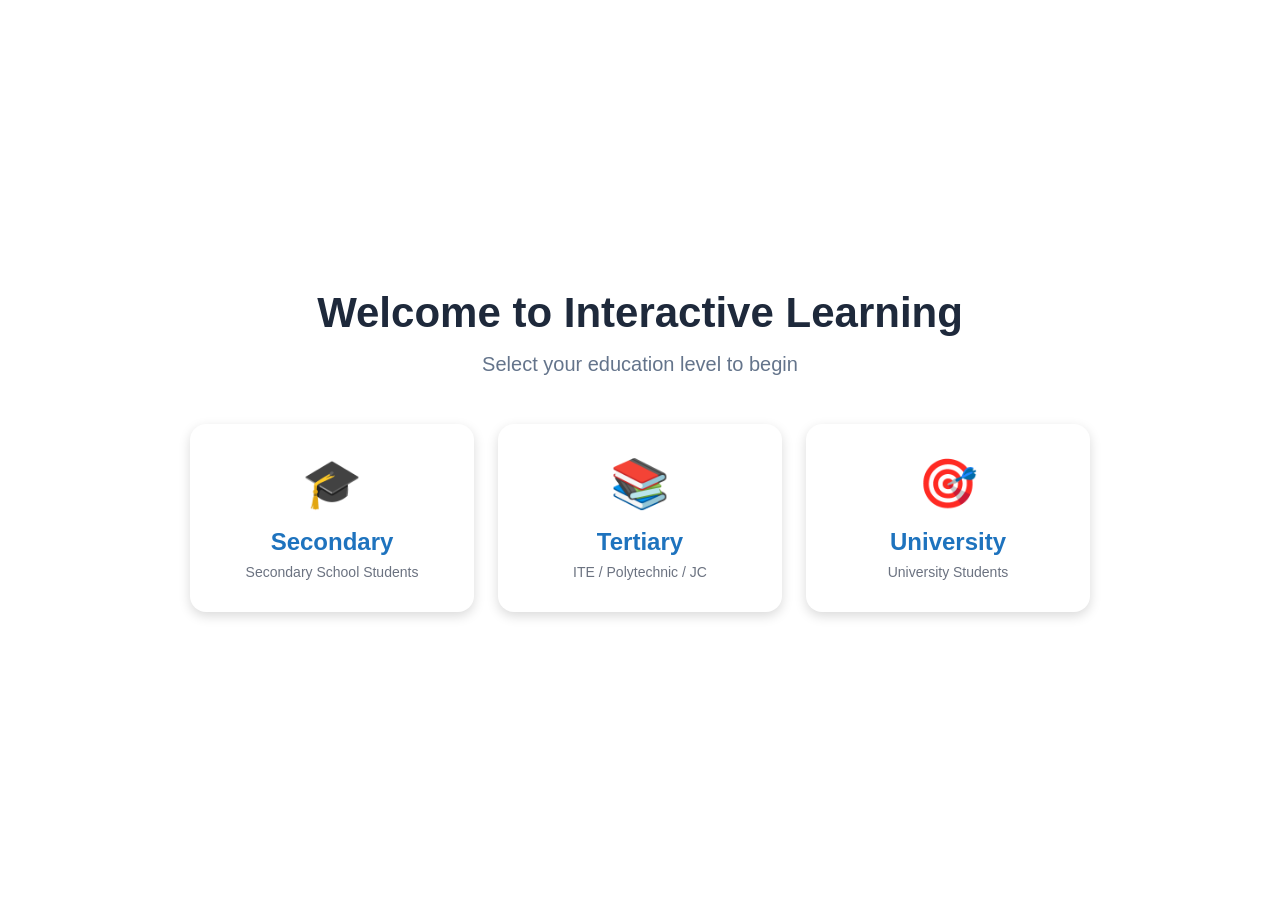
<file: index.html>
<!doctype html>
<html lang="en">
<head>
  <meta charset="utf-8" />
  <meta name="viewport" content="width=device-width, initial-scale=1" />
  <title>Interactive Story</title>
  <link rel="stylesheet" href="styles.css">
  <script src="https://www.youtube.com/iframe_api"></script>
</head>

<body>
  <!-- Education Level Selection Screen -->
  <div class="education-selection-overlay" id="educationSelectionOverlay">
    <div class="education-selection-container">
      <h1 class="education-selection-title">Welcome to Interactive Learning</h1>
      <p class="education-selection-subtitle">Select your education level to begin</p>
      <div class="education-options">
        <button class="education-option" data-level="secondary">
          <div class="education-icon">🎓</div>
          <div class="education-name">Secondary</div>
          <div class="education-description">Secondary School Students</div>
        </button>
        <button class="education-option" data-level="post-secondary">
          <div class="education-icon">📚</div>
          <div class="education-name">Tertiary</div>
          <div class="education-description">ITE / Polytechnic / JC</div>
        </button>
        <button class="education-option" data-level="university">
          <div class="education-icon">🎯</div>
          <div class="education-name">University</div>
          <div class="education-description">University Students</div>
        </button>
      </div>
    </div>
  </div>

  <!-- Return to Selection Button -->
  <button class="return-to-selection" id="returnToSelectionBtn" title="Change Education Level">
    <span class="return-icon">↩</span>
    <span class="return-text">Change Level</span>
  </button>

  <!-- Sidebar Toggle Button (Outside Sidebar) -->
  <button class="sidebar-toggle" id="sidebarToggle">
    <span class="toggle-icon">☰</span>
  </button>

  <!-- Module Sidebar -->
  <aside class="module-sidebar" id="moduleSidebar">
    <div class="sidebar-content">
      <div class="sidebar-header">
        <h2>Learning Modules</h2>
        <div class="progress-indicator" id="progressIndicator">Completed 0/3</div>
      </div>
      <div class="module-list" id="moduleList">
        <!-- Modules will be dynamically inserted here -->
      </div>
      <a href="certification.html" class="certificate-link-sidebar" id="certificateLink" title="Get Your Certificate">
        <span class="cert-icon" id="certIcon">🏆</span> Get Certificate
        <span class="cert-lock-icon" id="certLockIcon">🔒</span>
        <span class="cert-tooltip" id="certTooltip">Complete all 3 modules to unlock</span>
      </a>
      <a href="dashboard.html" class="dashboard-link-sidebar" title="View Dashboard">
        📊 View Dashboard
      </a>
    </div>
  </aside>

  <div class="main-content">
    <div class="main-wrapper">
      <h1 class="main-title" id="moduleTitle">Module 1</h1>
      <div class="video-container">
    <div id="mainVideo"></div>
    <style>
      #mainVideo {
        width: 100%;
        height: 100%;
        background: #222;
      }
      .video-container {
        position: relative;
      }
    </style>

    <!-- Choice overlay -->
    <div class="overlay" id="choiceOverlay">
      <div class="choice-content">
        <h2 class="choice-title" id="choiceTitle">What would you do?</h2>
        <p class="choice-description" id="choiceDescription">Think carefully about your decision. Each choice leads to different outcomes.</p>
        <div class="choices">
          <button class="btn" data-video="vid2">Option A: See the Consequence</button>
          <button class="btn" data-video="vid5">Option B: Natural Beauty</button>
          <div class="choice-controls">
            <button class="btn btn-back" id="goBackBtn" style="display: none;">← Go Back</button>
            <button class="btn btn-replay" id="replayBtn">🔄 Replay</button>
          </div>
        </div>
      </div>
    </div>

    <!-- End screen overlay -->
    <div class="overlay" id="endOverlay">
      <div class="end-card" id="endCard"></div>
    </div>

    <!-- Reflection Form Overlay -->
    <div class="overlay" id="reflectionOverlay">
      <div class="reflection-form-container">
        <h2>Reflection Dashboard</h2>
        <p class="form-subtitle">Share your thoughts about this experience</p>
        <form id="reflectionForm">
          <div class="form-group">
            <label for="studentName">Your Name</label>
            <input type="text" id="studentName" name="studentName" required placeholder="Enter your name">
          </div>

          <div class="form-group">
            <label for="mainTakeaway">What was your main takeaway from this story?</label>
            <textarea id="mainTakeaway" name="mainTakeaway" rows="4" required placeholder="Share your thoughts..."></textarea>
          </div>

          <div class="form-group">
            <label for="emotionalResponse">How did this story make you feel?</label>
            <select id="emotionalResponse" name="emotionalResponse" required>
              <option value="">Select an emotion...</option>
              <option value="inspired">Inspired</option>
              <option value="thoughtful">Thoughtful</option>
              <option value="empowered">Empowered</option>
              <option value="curious">Curious</option>
              <option value="concerned">Concerned</option>
              <option value="other">Other</option>
            </select>
          </div>

          <div class="form-group">
            <label for="confidence">Rate your confidence level (1-10)</label>
            <input type="range" id="confidence" name="confidence" min="1" max="10" value="5">
            <span class="range-value" id="confidenceValue">5</span>
          </div>

          <div class="form-group">
            <label for="additionalComments">Additional Comments (Optional)</label>
            <textarea id="additionalComments" name="additionalComments" rows="3" placeholder="Any other thoughts you'd like to share..."></textarea>
          </div>

          <div class="form-actions">
            <button type="submit" class="btn btn-submit">Submit Reflection</button>
            <button type="button" class="btn btn-secondary" id="closeReflectionBtn">Close</button>
          </div>
        </form>

        <!-- Success Message -->
        <div class="success-message" id="successMessage">
          <h3>✓ Thank you!</h3>
          <p>Your reflection has been submitted successfully.</p>
          <button class="btn" id="closeSuccessBtn">Close</button>
        </div>
      </div>
    </div>
    </div>
  </div>

  <script src="script.js"></script>
</body>
</html>
</file>
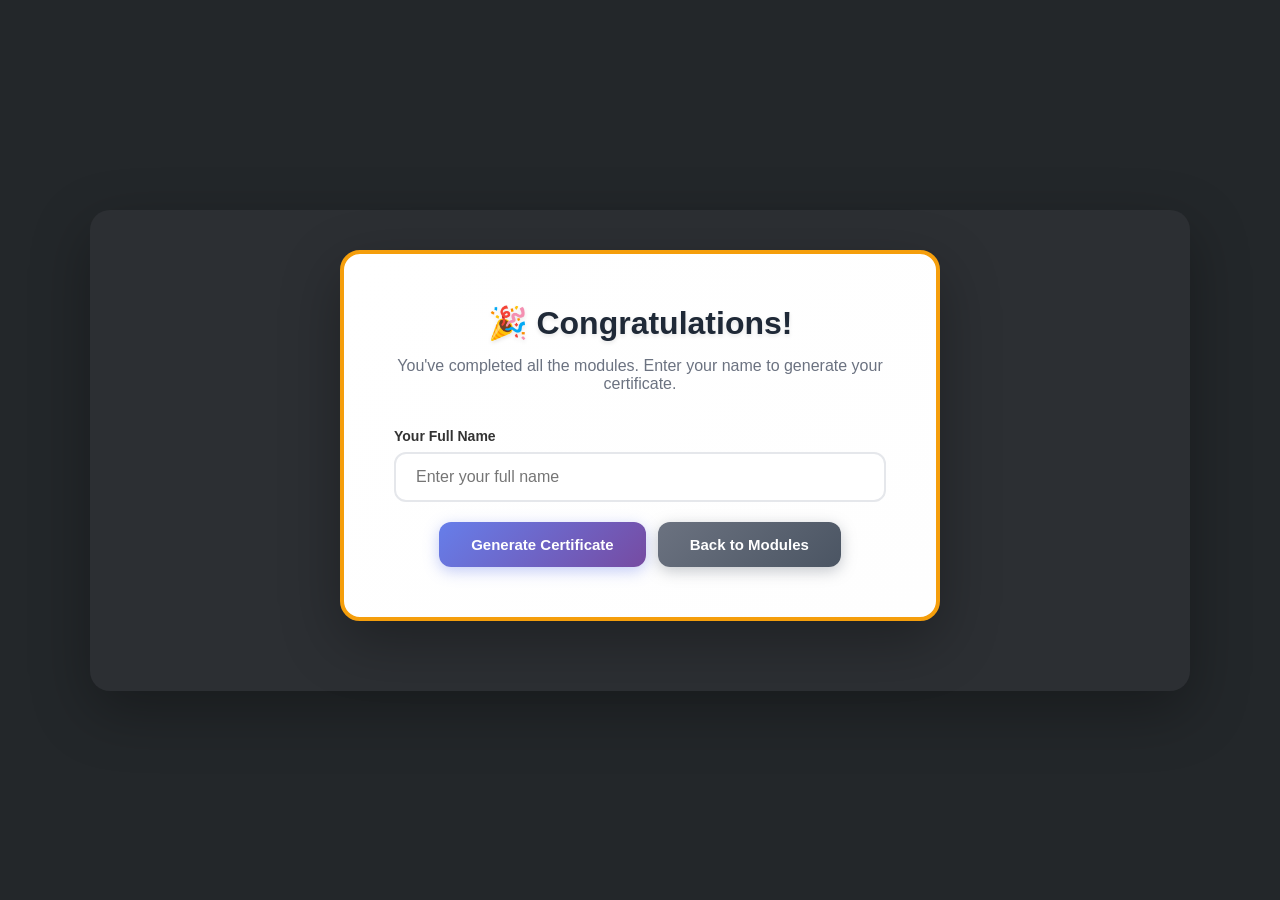
<file: certification.html>
<!doctype html>
<html lang="en">
<head>
  <meta charset="utf-8" />
  <meta name="viewport" content="width=device-width, initial-scale=1" />
  <title>Certificate of Completion</title>
  <link rel="stylesheet" href="certification.css" />
</head>
<body>
  <div class="container">
    <!-- Name Input Section -->
    <div class="name-input-section" id="nameInputSection">
      <h1>🎉 Congratulations!</h1>
      <p>You've completed all the modules. Enter your name to generate your certificate.</p>
      
      <form id="certificateForm">
        <div class="form-group">
          <label for="userName">Your Full Name</label>
          <input 
            type="text" 
            id="userName" 
            name="userName" 
            required 
            placeholder="Enter your full name"
            autocomplete="name"
          >
        </div>
        
        <div class="form-actions">
          <button type="submit" class="btn">Generate Certificate</button>
          <a href="index.html" class="btn btn-secondary">Back to Modules</a>
        </div>
      </form>
    </div>

    <!-- Certificate Display -->
    <div class="certificate-container" id="certificateDisplay" style="display:none;">
      <div class="certificate-content">
        <div class="certificate-left">
          <div class="certificate-icon">🏆</div>
          <h1 class="certificate-title">Certificate of Completion</h1>
          <p class="certificate-subtitle">Learning Modules Program</p>
        </div>
        <div class="certificate-right">
          <div class="certificate-body">
            <p class="certificate-text">This certifies that</p>
            <div class="recipient-name" id="recipientName">John Doe</div>
            <p class="certificate-text">
              has successfully completed all three learning modules with dedication and excellence.
            </p>
            <p class="completion-text">
              <strong>Modules Completed:</strong><br>
              Three comprehensive learning modules covering body positivity, self-perception, and social awareness.
            </p>
          </div>
          <div class="certificate-footer">
            <div class="signature-block">
              <div class="signature-line">Dove</div>
              <p class="signature-title">Authorized Partner</p>
            </div>
            <div class="signature-block">
              <div class="signature-line">MOE</div>
              <p class="signature-title">Ministry of Education</p>
            </div>
          </div>
          <p class="certificate-date" id="certificateDate">Date: March 4, 2026</p>
          <div class="certificate-actions">
            <button onclick="window.print()" class="btn">🖨️ Print Certificate</button>
            <button onclick="resetForm()" class="btn btn-secondary">Generate New Certificate</button>
            <a href="index.html" class="btn btn-secondary">Back to Modules</a>
          </div>
        </div>
      </div>
    </div>
  </div>

  <script src="script.js"></script>
</body>
</html>
</file>
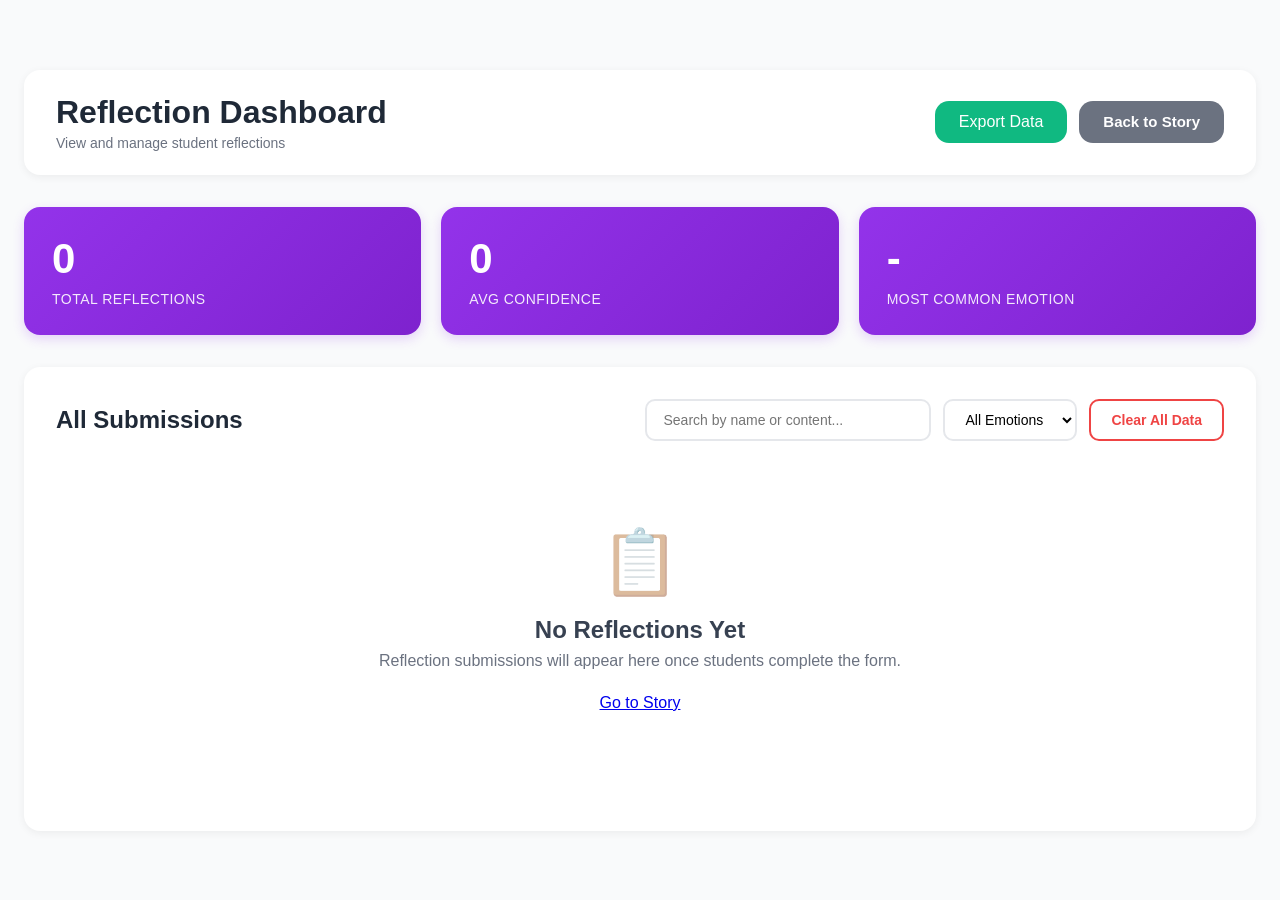
<file: dashboard.html>
<!doctype html>
<html lang="en">
<head>
  <meta charset="utf-8" />
  <meta name="viewport" content="width=device-width, initial-scale=1" />
  <title>Reflection Dashboard</title>
  <link rel="stylesheet" href="styles.css">
  <link rel="stylesheet" href="dashboard.css">
</head>

<body class="dashboard-body">
  <div class="dashboard-container">
    <header class="dashboard-header">
      <div class="header-content">
        <h1>Reflection Dashboard</h1>
        <p class="header-subtitle">View and manage student reflections</p>
      </div>
      <div class="header-actions">
        <button class="btn btn-export" id="exportBtn">Export Data</button>
        <a href="index.html" class="btn btn-back">Back to Story</a>
      </div>
    </header>

    <div class="dashboard-stats">
      <div class="stat-card">
        <div class="stat-number" id="totalSubmissions">0</div>
        <div class="stat-label">Total Reflections</div>
      </div>
      <div class="stat-card">
        <div class="stat-number" id="avgConfidence">0</div>
        <div class="stat-label">Avg Confidence</div>
      </div>
      <div class="stat-card">
        <div class="stat-number" id="mostCommonEmotion">-</div>
        <div class="stat-label">Most Common Emotion</div>
      </div>
    </div>

    <div class="dashboard-content">
      <div class="content-header">
        <h2>All Submissions</h2>
        <div class="search-filter">
          <input type="text" id="searchInput" placeholder="Search by name or content..." class="search-box">
          <select id="emotionFilter" class="filter-select">
            <option value="">All Emotions</option>
            <option value="inspired">Inspired</option>
            <option value="thoughtful">Thoughtful</option>
            <option value="empowered">Empowered</option>
            <option value="curious">Curious</option>
            <option value="concerned">Concerned</option>
            <option value="other">Other</option>
          </select>
          <button class="btn-clear" id="clearAllBtn">Clear All Data</button>
        </div>
      </div>

      <div id="submissionsContainer" class="submissions-grid">
        <!-- Submissions will be dynamically inserted here -->
      </div>

      <div class="empty-state" id="emptyState">
        <div class="empty-icon">📋</div>
        <h3>No Reflections Yet</h3>
        <p>Reflection submissions will appear here once students complete the form.</p>
        <a href="index.html" class="btn">Go to Story</a>
      </div>
    </div>
  </div>

  <script src="dashboard.js"></script>
</body>
</html>
</file>
<file: styles.css>
/* Education Level Selection Screen */
.education-selection-overlay {
  position: fixed;
  top: 0;
  left: 0;
  width: 100%;
  height: 100vh;
  background: #ffffff;
  display: flex;
  align-items: center;
  justify-content: center;
  z-index: 9999;
  opacity: 1;
  transition: opacity 0.3s ease;
}

.education-selection-overlay.hidden {
  opacity: 0;
  pointer-events: none;
}

.education-selection-container {
  text-align: center;
  padding: 40px;
  max-width: 900px;
  width: 90%;
}

.education-selection-title {
  color: #1e293b;
  font-size: 42px;
  margin: 0 0 16px;
  font-weight: 700;
  text-shadow: none;
}

.education-selection-subtitle {
  color: #64748b;
  font-size: 20px;
  margin: 0 0 48px;
  font-weight: 400;
}

.education-options {
  display: grid;
  grid-template-columns: repeat(auto-fit, minmax(200px, 1fr));
  gap: 24px;
  margin-top: 32px;
}

.education-option {
  background: #ffffff;
  border: none;
  border-radius: 16px;
  padding: 32px 24px;
  cursor: pointer;
  transition: all 0.3s ease;
  box-shadow: 0 4px 12px rgba(0, 0, 0, 0.15);
  text-align: center;
}

.education-option:hover {
  transform: translateY(-8px);
  box-shadow: 0 12px 24px rgba(0, 0, 0, 0.25);
  background: #f8f9fa;
}

.education-option:active {
  transform: translateY(-4px);
}

.education-icon {
  font-size: 48px;
  margin-bottom: 16px;
}

.education-name {
  font-size: 24px;
  font-weight: 700;
  color: #1e73be;
  margin-bottom: 8px;
}

.education-description {
  font-size: 14px;
  color: #6b7280;
  margin: 0;
}

@media (max-width: 768px) {
  .education-selection-title {
    font-size: 32px;
  }
  
  .education-selection-subtitle {
    font-size: 16px;
    margin-bottom: 32px;
  }
  
  .education-options {
    grid-template-columns: 1fr;
    gap: 16px;
  }
  
  .education-option {
    padding: 24px 20px;
  }
}

/* Return to Selection Button */
.return-to-selection {
  position: fixed;
  top: 20px;
  right: 20px;
  display: flex;
  align-items: center;
  gap: 8px;
  background: #1e73be;
  color: #fff;
  border: none;
  border-radius: 8px;
  padding: 12px 20px;
  font-size: 14px;
  font-weight: 600;
  cursor: pointer;
  box-shadow: 0 2px 8px rgba(0, 0, 0, 0.15);
  transition: all 0.3s ease;
  z-index: 999;
}

.return-to-selection:hover {
  background: #155a8a;
  transform: translateY(-2px);
  box-shadow: 0 4px 12px rgba(0, 0, 0, 0.2);
}

.return-to-selection:active {
  transform: translateY(0);
}

.return-icon {
  font-size: 18px;
  line-height: 1;
}

.return-text {
  line-height: 1;
}

@media (max-width: 768px) {
  .return-to-selection {
    padding: 10px 16px;
    font-size: 13px;
  }
  
  .return-text {
    display: none;
  }
  
  .return-icon {
    font-size: 20px;
  }
}

/* Module Sidebar (Assessment Style) */
.module-sidebar {
  position: fixed;
  left: 0;
  top: 0;
  width: 320px;
  height: 100vh;
  background: #fff;
  box-shadow: 2px 0 12px rgba(0, 0, 0, 0.1);
  z-index: 1000;
  overflow-y: auto;
  overflow-x: hidden;
  transition: transform 0.3s ease;
}

.module-sidebar::-webkit-scrollbar {
  width: 8px;
}

.module-sidebar::-webkit-scrollbar-track {
  background: #f3f4f6;
}

.module-sidebar::-webkit-scrollbar-thumb {
  background: #9ca3af;
  border-radius: 4px;
}

.module-sidebar::-webkit-scrollbar-thumb:hover {
  background: #6b7280;
}

.module-sidebar.collapsed {
  transform: translateX(-320px);
}

.sidebar-toggle {
  position: fixed;
  left: 320px;
  top: 20px;
  width: 40px;
  height: 40px;
  background: #1e73be;
  border: none;
  border-radius: 0 8px 8px 0;
  color: #fff;
  font-size: 20px;
  cursor: pointer;
  display: flex;
  align-items: center;
  justify-content: center;
  box-shadow: 2px 2px 8px rgba(0, 0, 0, 0.15);
  transition: all 0.3s ease;
  z-index: 1001;
}

.sidebar-toggle:hover {
  background: #155a8a;
}

.sidebar-content {
  padding: 0;
  width: 100%;
  box-sizing: border-box;
}

.sidebar-header {
  background: linear-gradient(135deg, #1e73be 0%, #1557a0 100%);
  color: #fff;
  padding: 20px 16px;
  box-shadow: 0 2px 8px rgba(0, 0, 0, 0.1);
}

.sidebar-header h2 {
  margin: 0 0 8px;
  font-size: 18px;
  font-weight: 700;
  word-wrap: break-word;
}

.progress-indicator {
  font-size: 14px;
  opacity: 0.95;
  font-weight: 500;
}

.module-list {
  padding: 8px 0;
}

.module-item-wrapper {
  border-bottom: 1px solid #e5e7eb;
}

.module-item {
  display: flex;
  align-items: center;
  justify-content: space-between;
  padding: 16px;
  cursor: pointer;
  transition: background 0.2s ease;
  background: #fff;
  border: none;
  width: 100%;
  text-align: left;
  font-family: Arial, sans-serif;
  box-sizing: border-box;
}

.module-item:hover:not(.locked) {
  background: #f3f4f6;
}

.module-item.active {
  background: #e0f2fe;
  border-left: 4px solid #1e73be;
}

.module-item.locked {
  cursor: not-allowed;
  opacity: 0.6;
}

.module-item-left {
  display: flex;
  align-items: center;
  gap: 12px;
  flex: 1;
}

.module-icon {
  font-size: 20px;
  width: 24px;
  text-align: center;
}

.module-info {
  flex: 1;
}

.module-name {
  font-size: 14px;
  font-weight: 600;
  color: #1f2937;
  margin-bottom: 2px;
  word-wrap: break-word;
  overflow-wrap: break-word;
}

.module-status-text {
  font-size: 12px;
  color: #6b7280;
}

.module-status-icon {
  font-size: 20px;
  min-width: 24px;
}

.module-status-icon.completed {
  color: #10b981;
}

.module-status-icon.locked {
  color: #9ca3af;
}

.certificate-link-sidebar {
  display: block;
  margin: 16px 16px 8px 16px;
  padding: 12px 16px;
  background: #f59e0b;
  color: #fff;
  text-decoration: none;
  border-radius: 10px;
  text-align: center;
  font-weight: 600;
  font-size: 14px;
  transition: all 0.2s ease;
  box-sizing: border-box;
  position: relative;
}

.certificate-link-sidebar:hover:not(.disabled) {
  background: #d97706;
}

.certificate-link-sidebar.disabled {
  background: #d1d5db;
  color: #9ca3af;
  cursor: not-allowed;
  pointer-events: all;
}

.cert-lock-icon {
  display: none;
  margin-left: 8px;
}

.certificate-link-sidebar.disabled .cert-lock-icon {
  display: inline;
}

.certificate-link-sidebar.disabled .cert-icon {
  display: none;
}

.cert-tooltip {
  visibility: hidden;
  opacity: 0;
  position: absolute;
  bottom: 110%;
  left: 50%;
  transform: translateX(-50%);
  background: #1f2937;
  color: #fff;
  padding: 8px 12px;
  border-radius: 6px;
  font-size: 12px;
  white-space: nowrap;
  transition: all 0.2s ease;
  z-index: 1000;
  pointer-events: none;
}

.cert-tooltip::after {
  content: '';
  position: absolute;
  top: 100%;
  left: 50%;
  transform: translateX(-50%);
  border: 6px solid transparent;
  border-top-color: #1f2937;
}

.certificate-link-sidebar.disabled:hover .cert-tooltip {
  visibility: visible;
  opacity: 1;
}

.dashboard-link-sidebar {
  display: block;
  margin: 8px 16px 16px 16px;
  padding: 12px 16px;
  background: #10b981;
  color: #fff;
  text-decoration: none;
  border-radius: 10px;
  text-align: center;
  font-weight: 600;
  font-size: 14px;
  transition: background 0.2s ease;
  box-sizing: border-box;
}

.dashboard-link-sidebar:hover {
  background: #059669;
}

/* Module Unlocked Notification */
.module-unlocked-notification {
  position: fixed;
  top: 20px;
  right: 24px;
  background: #fff;
  border-radius: 16px;
  padding: 20px 24px;
  box-shadow: 0 10px 30px rgba(0, 0, 0, 0.2);
  z-index: 10000;
  opacity: 0;
  transform: translateX(400px);
  transition: all 0.3s ease;
  border: 2px solid #10b981;
}

.module-unlocked-notification.show {
  opacity: 1;
  transform: translateX(0);
}

.notification-content {
  display: flex;
  align-items: center;
  gap: 16px;
}

.notification-icon {
  font-size: 32px;
}

.notification-title {
  font-weight: 700;
  font-size: 16px;
  color: #1f2937;
  margin-bottom: 4px;
}

.notification-text {
  font-size: 14px;
  color: #6b7280;
}

/* Adjust main content for sidebar */
.main-content {
  margin-left: 320px;
  transition: margin-left 0.3s ease;
  min-height: 100vh;
  display: flex;
  justify-content: center;
  align-items: center;
  padding: 20px;
  box-sizing: border-box;
}

.module-sidebar.collapsed ~ .main-content {
  margin-left: 0;
}

/* Adjust body padding */
body {
  padding-top: 0;
  margin: 0;
}

/* Ensure title is above video, not beside */
.main-wrapper {
  display: flex;
  flex-direction: column;
  align-items: center;
  width: 100%;
  max-width: 1200px;
  margin: 0 auto;
}

.main-title {
  text-align: center;
  font-size: 2.5rem;
  font-weight: bold;
  margin: 0 0 24px 0;
  color: #222;
  letter-spacing: 2px;
  font-family: 'Segoe UI', Arial, sans-serif;
  width: 100%;
}

.video-container {
  position: relative;
  width: 90%;
  max-width: 1100px;
  height: 80vh;
  background: #000;
  border-radius: 24px;
  overflow: hidden;
  box-shadow: 0 20px 40px rgba(0,0,0,0.25);
}

/* Video */
video{
  width: 100%;
  height: 100%;
  object-fit: cover;
  opacity: 1;
  transition: opacity 500ms ease;
  display: block;
}

video.fade-out{
  opacity: 0;
}

/* Play Button */
.play-button {
  position: absolute;
  top: 50%;
  left: 50%;
  transform: translate(-50%, -50%);
  background: transparent;
  border: none;
  cursor: pointer;
  z-index: 10;
  transition: all 0.3s ease;
  padding: 0;
}

.play-button:hover {
  transform: translate(-50%, -50%) scale(1.1);
}

.play-button:active {
  transform: translate(-50%, -50%) scale(0.95);
}

.play-button.hidden {
  opacity: 0;
  pointer-events: none;
}

#mainVideo.fade-out {
  opacity: 0;
  transition: opacity 0.4s ease;
}

#mainVideo.fade-in {
  opacity: 1;
  transition: opacity 0.4s ease;
}

/* Generic overlay */
.overlay{
  position: absolute;
  inset: 0;
  display: flex;
  justify-content: center;
  align-items: center;
  background: rgba(0,0,0,0.45);
  opacity: 0;
  pointer-events: none;
  transition: opacity 300ms ease;
}

.overlay.show{
  opacity: 1;
  pointer-events: all;
}
html, body{
  margin: 0;
  padding: 0;
  min-height: 100vh;
  background: #f5f1ea;
  font-family: Arial, sans-serif;
  overflow-x: hidden;
}

/* Dashboard Link */
.dashboard-link {
  position: fixed;
  top: 20px;
  right: 20px;
  background: #3b82f6;
  color: #fff;
  padding: 12px 20px;
  border-radius: 12px;
  text-decoration: none;
  font-weight: 600;
  font-size: 14px;
  box-shadow: 0 4px 12px rgba(59, 130, 246, 0.3);
  transition: all 0.2s ease;
  z-index: 1000;
}

.dashboard-link:hover {
  background: #2563eb;
  transform: translateY(-2px);
  box-shadow: 0 6px 16px rgba(59, 130, 246, 0.4);
}

/* Reflection overlay - make it break out and appear centered */
#reflectionOverlay {
  position: fixed;
  inset: 0;
  background: rgba(0,0,0,0.75);
  z-index: 9999;
}

/* Choice content wrapper */
.choice-content {
  display: flex;
  flex-direction: column;
  align-items: center;
  gap: 30px;
  max-width: 600px;
  padding: 40px;
  background: rgba(255, 255, 255, 0.95);
  border-radius: 20px;
  box-shadow: 0 10px 40px rgba(0, 0, 0, 0.3);
}

.choice-title {
  font-size: 32px;
  font-weight: 700;
  color: #1f2937;
  margin: 0;
  text-align: center;
  line-height: 1.3;
}

.choice-description {
  font-size: 16px;
  color: #6b7280;
  margin: 0;
  text-align: center;
  line-height: 1.6;
  max-width: 500px;
}

/* Choice buttons */
.choices{
  display: flex;
  flex-direction: column;
  gap: 20px;
  align-items: center;
  width: 100%;
}

.choices .btn:not(.btn-replay):not(.btn-back) {
  min-width: 200px;
}

.choice-controls {
  display: flex;
  gap: 12px;
  justify-content: center;
  flex-wrap: wrap;
  margin-top: 8px;
}

.btn{
  padding: 16px 40px;
  border: none;
  border-radius: 14px;
  font-size: 16px;
  cursor: pointer;
  background: #fff;
  transition: transform 0.18s ease;
}

.btn:hover{
  transform: scale(1.06);
}

.btn-replay {
  background: linear-gradient(135deg, #6366f1 0%, #8b5cf6 100%);
  color: white;
  font-weight: 600;
  padding: 12px 32px;
  font-size: 15px;
}

.btn-replay:hover {
  background: linear-gradient(135deg, #4f46e5 0%, #7c3aed 100%);
}

.btn-back {
  background: linear-gradient(135deg, #64748b 0%, #475569 100%);
  color: white;
  font-weight: 600;
  padding: 12px 32px;
  font-size: 15px;
}

.btn-back:hover {
  background: linear-gradient(135deg, #475569 0%, #334155 100%);
}

/* End screen card */
.end-card{
  background: rgba(255, 255, 255, 0.95);
  color: #1f2937;
  padding: 40px;
  border-radius: 20px;
  text-align: center;
  width: min(800px, 90%);
  max-height: 85vh;
  overflow-y: auto;
  box-shadow: 0 10px 40px rgba(0, 0, 0, 0.3);
}

.end-card h2{
  margin: 0 0 24px;
  font-size: 42px;
  font-weight: 700;
  color: #1f2937;
}

.end-card h3 {
  color: #5a67d8;
  font-size: 24px;
  margin-bottom: 15px;
  font-weight: 600;
}

/* Button styles for end screen */
.btn-primary {
  background: #ffffff;
  color: #1f2937;
  font-weight: 600;
  border: 2px solid #e5e7eb;
  padding: 16px 32px;
  font-size: 16px;
  transition: all 0.2s ease;
}

.btn-primary:hover {
  background: #f9fafb;
  border-color: #d1d5db;
  transform: scale(1.05);
}

.btn-reflection {
  background: linear-gradient(135deg, #9333ea 0%, #7c3aed 100%);
  color: white;
  font-weight: 600;
  padding: 16px 32px;
  font-size: 16px;
  border: none;
  transition: all 0.2s ease;
}

.btn-reflection:hover {
  background: linear-gradient(135deg, #7c3aed 0%, #6d28d9 100%);
  transform: scale(1.05);
}

.btn-dashboard {
  background: linear-gradient(135deg, #3b82f6 0%, #2563eb 100%);
  color: white;
  font-weight: 600;
  padding: 16px 32px;
  font-size: 16px;
  text-decoration: none;
  display: inline-block;
  border: none;
  border-radius: 14px;
  transition: all 0.2s ease;
}

.btn-dashboard:hover {
  background: linear-gradient(135deg, #2563eb 0%, #1d4ed8 100%);
  transform: scale(1.05);
}

/* Modal on top of end overlay */
.modal{
  position: absolute;
  inset: 0;
  display: flex;
  justify-content: center;
  align-items: center;
  background: rgba(0,0,0,0.6);
  opacity: 0;
  pointer-events: none;
  transition: opacity 200ms ease;
}

.modal.show{
  opacity: 1;
  pointer-events: all;
}

.modal-card{
  background: #fff;
  padding: 24px;
  border-radius: 16px;
  width: min(520px, 90%);
  box-shadow: 0 18px 60px rgba(0,0,0,0.35);
}

.modal-card h4{
  margin: 0 0 10px;
  font-size: 20px;
}

.modal-card p{
  margin: 0;
  line-height: 1.55;
  font-size: 16px;
}

.modal-actions{
  text-align: right;
  margin-top: 16px;
}

.btn-close{
  padding: 10px 14px;
  border: none;
  border-radius: 10px;
  cursor: pointer;
  background: #111;
  color: #fff;
}

/* Reflection Form Styles */
.reflection-form-container {
  background: #fff;
  padding: 40px;
  border-radius: 20px;
  width: min(650px, 90%);
  max-height: 85vh;
  overflow-y: auto;
  box-shadow: 0 20px 60px rgba(0,0,0,0.5);
  margin: 20px;
}

.reflection-form-container h2 {
  margin: 0 0 8px;
  font-size: 32px;
  color: #1f2937;
  text-align: center;
}

.form-subtitle {
  text-align: center;
  color: #6b7280;
  margin: 0 0 30px;
  font-size: 15px;
}

.form-group {
  margin-bottom: 24px;
}

.form-group label {
  display: block;
  margin-bottom: 8px;
  font-weight: 600;
  color: #374151;
  font-size: 15px;
}

.form-group input[type="text"],
.form-group textarea,
.form-group select {
  width: 100%;
  padding: 12px 16px;
  border: 2px solid #e5e7eb;
  border-radius: 10px;
  font-size: 15px;
  font-family: Arial, sans-serif;
  transition: border-color 0.2s ease;
  box-sizing: border-box;
}

.form-group input[type="text"]:focus,
.form-group textarea:focus,
.form-group select:focus {
  outline: none;
  border-color: #9333ea;
}

.form-group textarea {
  resize: vertical;
  min-height: 80px;
}

.form-group input[type="range"] {
  width: calc(100% - 60px);
  margin-right: 12px;
  vertical-align: middle;
}

.range-value {
  display: inline-block;
  width: 40px;
  text-align: center;
  font-weight: 700;
  font-size: 18px;
  color: #9333ea;
  vertical-align: middle;
}

.form-actions {
  display: flex;
  gap: 12px;
  margin-top: 32px;
}

.btn-submit {
  flex: 1;
  background: #9333ea !important;
  color: #fff !important;
  font-weight: 600;
  padding: 14px 32px !important;
}

.btn-submit:hover {
  background: #7e22ce !important;
}

.btn-secondary {
  flex: 0.5;
  background: #e5e7eb !important;
  color: #374151 !important;
}

.btn-secondary:hover {
  background: #d1d5db !important;
}

.btn-reflection {
  background: #9333ea !important;
  color: #fff !important;
}

.btn-reflection:hover {
  background: #7e22ce !important;
}

.btn-dashboard {
  background: #3b82f6 !important;
  color: #fff !important;
  text-decoration: none;
  display: inline-block;
}

.btn-dashboard:hover {
  background: #2563eb !important;
}

/* Success Message */
.success-message {
  display: none;
  text-align: center;
  padding: 20px;
}

.success-message h3 {
  color: #059669;
  font-size: 28px;
  margin: 0 0 12px;
}

.success-message p {
  color: #6b7280;
  margin: 0 0 24px;
  font-size: 16px;
}

/* Scrollbar styling for form container */
.reflection-form-container::-webkit-scrollbar {
  width: 8px;
}

.reflection-form-container::-webkit-scrollbar-track {
  background: #f1f1f1;
  border-radius: 10px;
}

.reflection-form-container::-webkit-scrollbar-thumb {
  background: #9333ea;
  border-radius: 10px;
}

.reflection-form-container::-webkit-scrollbar-thumb:hover {
  background: #7e22ce;
}

/* Responsive Design */
@media (max-width: 768px) {
  .module-sidebar {
    width: 280px;
  }
  
  .module-sidebar.collapsed {
    transform: translateX(-280px);
  }
  
  .main-content {
    margin-left: 0;
    padding: 12px;
  }
  
  .module-sidebar:not(.collapsed) ~ .main-content {
    margin-left: 280px;
  }
  
  .main-wrapper {
    width: 100%;
  }
  
  .main-title {
    font-size: 1.8rem;
    margin: 0 0 16px 0;
  }
  
  .video-container {
    width: 100%;
    height: 60vh;
    border-radius: 16px;
  }
  
  .module-unlocked-notification {
    right: 12px;
    left: 12px;
    top: 20px;
  }
  
  .notification-content {
    gap: 12px;
  }
  
  .notification-icon {
    font-size: 24px;
  }
  
  .notification-title {
    font-size: 14px;
  }
  
  .notification-text {
    font-size: 12px;
  }
  
  .choice-content {
    padding: 24px;
    gap: 20px;
    max-width: 90%;
  }
  
  .choice-title {
    font-size: 24px;
  }
  
  .choice-description {
    font-size: 14px;
  }
  
  .end-card {
    padding: 24px;
    max-width: 95%;
  }
  
  .end-card h2 {
    font-size: 32px;
  }
  
  .end-card h3 {
    font-size: 20px;
  }
  
  .btn {
    font-size: 14px;
    padding: 14px 28px;
  }
  
  .btn-primary,
  .btn-reflection,
  .btn-dashboard {
    padding: 14px 24px;
    font-size: 14px;
  }
}
</file>
<file: certification.css>
* {
      margin: 0;
      padding: 0;
      box-sizing: border-box;
    }

    body {
      font-family: 'Segoe UI', Tahoma, Geneva, Verdana, sans-serif;
      background: #23272a;
      min-height: 100vh;
      display: flex;
      justify-content: center;
      align-items: center;
      padding: 20px;
    }

    .container {
      max-width: 1100px;
      width: 100%;
      background: #2c2f33;
      border-radius: 20px;
      box-shadow: 0 20px 60px rgba(0, 0, 0, 0.3);
      padding: 40px 20px;
      display: flex;
      flex-direction: column;
      align-items: center;
      gap: 40px;
      box-sizing: border-box;
    }

    /* Name Input Form */
    .name-input-section {
      background: linear-gradient(135deg, #ffffff 0%, #fefefe 100%);
      border-radius: 20px;
      padding: 50px;
      box-shadow: 0 20px 60px rgba(0, 0, 0, 0.3);
      text-align: center;
      margin-bottom: 30px;
      border: 4px solid #f59e0b;
      max-width: 600px;
      position: relative;
      box-sizing: border-box;
    }

    .name-input-section h1 {
      color: #1f2937;
      margin-bottom: 15px;
      font-size: 32px;
      font-weight: 800;
      text-shadow: 0 2px 4px rgba(0, 0, 0, 0.1);
    }

    .name-input-section p {
      color: #6b7280;
      margin-bottom: 35px;
      font-size: 16px;
      font-weight: 500;
    }

    .form-group {
      margin-bottom: 20px;
    }

    .form-group label {
      display: block;
      text-align: left;
      margin-bottom: 8px;
      color: #333;
      font-weight: 600;
      font-size: 14px;
    }

    .form-group input {
      width: 100%;
      padding: 14px 20px;
      border: 2px solid #e5e7eb;
      border-radius: 12px;
      font-size: 16px;
      transition: all 0.3s ease;
      font-weight: 500;
    }

    .form-group input:focus {
      outline: none;
      border-color: #667eea;
      box-shadow: 0 0 0 4px rgba(102, 126, 234, 0.1);
      transform: translateY(-2px);
    }

    .form-actions {
      display: flex;
      justify-content: center;
      align-items: center;
      gap: 12px;
      flex-wrap: wrap;
      margin-top: 10px;
    }

    .btn {
      background: linear-gradient(135deg, #667eea 0%, #764ba2 100%);
      color: #fff;
      border: none;
      padding: 14px 32px;
      border-radius: 12px;
      font-size: 15px;
      font-weight: 700;
      cursor: pointer;
      transition: all 0.3s ease;
      box-shadow: 0 4px 15px rgba(102, 126, 234, 0.4);
      position: relative;
      overflow: hidden;
      text-decoration: none;
      display: inline-block;
    }

    .btn::before {
      content: '';
      position: absolute;
      top: 0;
      left: -100%;
      width: 100%;
      height: 100%;
      background: linear-gradient(90deg, transparent, rgba(255, 255, 255, 0.3), transparent);
      transition: left 0.5s ease;
    }

    .btn:hover {
      transform: translateY(-3px);
      box-shadow: 0 8px 25px rgba(102, 126, 234, 0.6);
    }

    .btn:hover::before {
      left: 100%;
    }

    .btn-secondary {
      background: linear-gradient(135deg, #6b7280 0%, #4b5563 100%);
      box-shadow: 0 4px 15px rgba(107, 114, 128, 0.4);
      margin-left: 0;
    }

    .btn-secondary:hover {
      background: linear-gradient(135deg, #4b5563 0%, #374151 100%);
      box-shadow: 0 8px 25px rgba(107, 114, 128, 0.6);
    }

    /* Certificate Display */
    .certificate-container {
      background: linear-gradient(135deg, #ffffff 0%, #fefefe 100%);
      border-radius: 20px;
      padding: 50px 60px;
      box-shadow: 0 20px 60px rgba(0, 0, 0, 0.3);
      text-align: center;
      position: relative;
      border: 10px solid #f59e0b;
      width: 1000px;
      max-width: 100%;
      min-height: 550px;
      margin: 0 auto;
      display: none;
      flex-direction: row;
      align-items: center;
      justify-content: center;
      box-sizing: border-box;
    }

    .certificate-container.show {
      display: flex;
      animation: slideIn 0.5s ease;
    }

    @keyframes slideIn {
      from {
        opacity: 0;
        transform: scale(0.9);
      }
      to {
        opacity: 1;
        transform: scale(1);
      }
    }

    .certificate-content {
      width: 100%;
      height: 100%;
      display: flex;
      flex-direction: row;
      align-items: center;
      justify-content: center;
      gap: 50px;
    }

    .certificate-left {
      flex: 1;
      display: flex;
      flex-direction: column;
      align-items: center;
      justify-content: center;
      border-right: 4px solid #f59e0b;
      padding-right: 45px;
      min-width: 320px;
      position: relative;
    }

    .certificate-left::after {
      content: '';
      position: absolute;
      right: -6px;
      top: 50%;
      transform: translateY(-50%);
      width: 8px;
      height: 80%;
      background: linear-gradient(180deg, transparent, #fbbf24, transparent);
      border-radius: 4px;
    }

    .certificate-right {
      flex: 2;
      display: flex;
      flex-direction: column;
      justify-content: center;
      align-items: flex-start;
      padding-left: 40px;
    }

    .certificate-title {
      font-size: 34px;
      color: #1f2937;
      font-weight: 800;
      margin-bottom: 12px;
      text-transform: uppercase;
      letter-spacing: 4px;
      text-align: center;
      line-height: 1.2;
      text-shadow: 0 2px 4px rgba(0, 0, 0, 0.1);
    }

    .certificate-icon {
      font-size: 100px;
      margin-bottom: 25px;
      text-align: center;
      filter: drop-shadow(0 4px 8px rgba(245, 158, 11, 0.3));
      animation: float 3s ease-in-out infinite;
    }

    @keyframes float {
      0%, 100% { transform: translateY(0px); }
      50% { transform: translateY(-10px); }
    }

    .certificate-subtitle {
      font-size: 17px;
      color: #6b7280;
      font-weight: 600;
      text-align: center;
      text-transform: uppercase;
      letter-spacing: 1px;
    }

    .certificate-body {
      margin: 0 0 20px 0;
      padding: 0;
      border: none;
      width: 100%;
      text-align: left;
    }

    .certificate-text {
      font-size: 15px;
      color: #4b5563;
      line-height: 1.7;
      margin-bottom: 12px;
      font-weight: 500;
    }

    .recipient-name {
      font-size: 40px;
      background: linear-gradient(135deg, #667eea 0%, #764ba2 100%);
      -webkit-background-clip: text;
      -webkit-text-fill-color: transparent;
      background-clip: text;
      font-weight: 800;
      margin: 20px 0;
      font-family: 'Georgia', serif;
      font-style: italic;
      text-shadow: 0 2px 10px rgba(102, 126, 234, 0.2);
      letter-spacing: 1px;
    }

    .completion-text {
      font-size: 13px;
      color: #6b7280;
      margin-top: 18px;
      line-height: 2;
      padding: 15px;
      background: #f9fafb;
      border-radius: 8px;
      border-left: 3px solid #f59e0b;
    }

    .completion-text strong {
      color: #1f2937;
      font-weight: 700;
      display: block;
      margin-bottom: 8px;
      font-size: 14px;
    }

    .certificate-footer {
      width: 100%;
      margin-top: 20px;
      display: flex;
      justify-content: space-between;
      align-items: center;
      gap: 30px;
    }

    .signature-block {
      text-align: center;
      flex: 1;
      min-width: 180px;
      position: relative;
    }

    .signature-line {
      border-top: 2px solid #1f2937;
      width: 180px;
      margin: 0 auto 10px;
      padding-top: 8px;
      font-size: 12px;
      color: #1f2937;
      font-weight: 700;
      font-family: 'Brush Script MT', cursive;
      position: relative;
    }

    .signature-line::before {
      content: '✓';
      position: absolute;
      top: -20px;
      left: 50%;
      transform: translateX(-50%);
      color: #10b981;
      font-size: 18px;
      font-weight: bold;
    }

    .signature-title {
      font-size: 11px;
      color: #6b7280;
      font-weight: 600;
      text-transform: uppercase;
      letter-spacing: 0.5px;
    }

    .certificate-date {
      margin-top: 20px;
      text-align: right;
      font-size: 13px;
      color: #6b7280;
      font-weight: 600;
      font-style: italic;
      display: flex;
      align-items: center;
      justify-content: flex-end;
      gap: 8px;
    }

    .certificate-date::before {
      content: '📅';
      font-size: 14px;
    }

    .certificate-actions {
      margin-top: 25px;
      display: flex;
      justify-content: center;
      align-items: center;
      gap: 12px;
      flex-wrap: wrap;
      animation: fadeInUp 0.6s ease 0.3s both;
    }

    @keyframes fadeInUp {
      from {
        opacity: 0;
        transform: translateY(20px);
      }
      to {
        opacity: 1;
        transform: translateY(0);
      }
    }

    .hidden {
      display: none;
    }

    @media print {
      body {
        background: #fff;
      }
      
      .certificate-actions, .btn-secondary {
        display: none !important;
      }
      
      .certificate-container {
        box-shadow: none;
        page-break-inside: avoid;
        border: 10px solid #f59e0b;
      }

      .certificate-container::before {
        border-color: #f59e0b;
      }

      .certificate-icon {
        animation: none;
      }
    }

    @media (max-width: 768px) {
      .name-input-section {
        padding: 35px 25px;
      }

      .certificate-container {
        padding: 30px 20px;
        border-width: 6px;
      }

      .certificate-title {
        font-size: 26px;
        letter-spacing: 2px;
      }

      .recipient-name {
        font-size: 32px;
      }

      .certificate-icon {
        font-size: 70px;
      }

      .certificate-text {
        font-size: 14px;
      }

      .completion-text {
        font-size: 12px;
        padding: 12px;
      }

      .btn {
        padding: 12px 24px;
        font-size: 14px;
      }
    }

    @media (max-width: 900px) {
      .certificate-container {
        flex-direction: column;
        width: 100%;
        min-width: 0;
        padding: 30px 24px;
        min-height: auto;
      }
      .certificate-content {
        flex-direction: column;
        gap: 25px;
      }
      .certificate-left {
        min-width: 0;
        padding: 0;
        padding-bottom: 25px;
        border-right: none;
        border-bottom: 3px solid #f59e0b;
      }
      .certificate-left::after {
        display: none;
      }
      .certificate-right {
        padding-left: 0;
      }
      .certificate-footer {
        flex-direction: column;
        gap: 20px;
      }
    }

    /* Print styles to ensure single-page certificate */
    @media print {
      @page {
        size: A4 landscape;
        margin: 0;
      }
      
      * {
        -webkit-print-color-adjust: exact !important;
        print-color-adjust: exact !important;
      }
      
      body {
        margin: 0 !important;
        padding: 0 !important;
        background: #fff !important;
        width: 100% !important;
        height: 100% !important;
        overflow: hidden !important;
      }
      
      .container {
        margin: 0 !important;
        padding: 0 !important;
        background: none !important;
        box-shadow: none !important;
        border-radius: 0 !important;
        width: 100% !important;
        height: 100% !important;
        max-width: none !important;
        display: block !important;
        overflow: hidden !important;
      }
      
      .name-input-section {
        display: none !important;
      }
      
      .certificate-container {
        display: flex !important;
        margin: 0 auto !important;
        padding: 30px 40px !important;
        background: #fff !important;
        box-shadow: none !important;
        border-radius: 0 !important;
        width: 100% !important;
        max-width: 100% !important;
        min-width: 0 !important;
        height: auto !important;
        min-height: 0 !important;
        page-break-before: avoid !important;
        page-break-after: avoid !important;
        page-break-inside: avoid !important;
        border: 8px solid #f59e0b !important;
        box-sizing: border-box !important;
      }
      
      .certificate-content {
        width: 100% !important;
        display: flex !important;
        flex-direction: row !important;
        gap: 40px !important;
      }
      
      .certificate-left {
        flex: 1 !important;
        min-width: 280px !important;
      }
      
      .certificate-right {
        flex: 2 !important;
      }
      
      .certificate-actions {
        display: none !important;
      }
      
      .certificate-icon {
        font-size: 80px !important;
      }
      
      .certificate-title {
        font-size: 28px !important;
      }
      
      .recipient-name {
        font-size: 36px !important;
      }
    }
</file>
<file: dashboard.css>
/* Dashboard specific styles */
.dashboard-body {
  background: #f9fafb;
  display: flex;
  align-items: center;
  justify-content: center;
  padding: 0;
  min-height: 100vh;
}

.dashboard-container {
  max-width: 1400px;
  width: 100%;
  margin: 0 auto;
  padding: 60px 24px;
}

/* Header */
.dashboard-header {
  display: flex;
  justify-content: space-between;
  align-items: center;
  margin-bottom: 32px;
  padding: 24px 32px;
  background: #fff;
  border-radius: 16px;
  box-shadow: 0 2px 8px rgba(0,0,0,0.06);
}

.header-content h1 {
  margin: 0 0 4px;
  font-size: 32px;
  color: #1f2937;
}

.header-subtitle {
  margin: 0;
  color: #6b7280;
  font-size: 14px;
}

.header-actions {
  display: flex;
  gap: 12px;
}

.btn-export {
  background: #10b981 !important;
  color: #fff !important;
  padding: 12px 24px !important;
}

.btn-export:hover {
  background: #059669 !important;
}

.btn-back {
  background: #6b7280 !important;
  color: #fff !important;
  padding: 12px 24px !important;
  text-decoration: none;
  display: inline-block;
}

.btn-back:hover {
  background: #4b5563 !important;
}

/* Stats Cards */
.dashboard-stats {
  display: grid;
  grid-template-columns: repeat(auto-fit, minmax(250px, 1fr));
  gap: 20px;
  margin-bottom: 32px;
}

.stat-card {
  background: linear-gradient(135deg, #9333ea 0%, #7e22ce 100%);
  padding: 28px;
  border-radius: 16px;
  color: #fff;
  box-shadow: 0 4px 12px rgba(147, 51, 234, 0.2);
}

.stat-number {
  font-size: 42px;
  font-weight: 700;
  margin-bottom: 8px;
}

.stat-label {
  font-size: 14px;
  opacity: 0.9;
  text-transform: uppercase;
  letter-spacing: 0.5px;
}

/* Content Area */
.dashboard-content {
  background: #fff;
  padding: 32px;
  border-radius: 16px;
  box-shadow: 0 2px 8px rgba(0,0,0,0.06);
  min-height: 400px;
}

.content-header {
  display: flex;
  justify-content: space-between;
  align-items: center;
  margin-bottom: 24px;
  flex-wrap: wrap;
  gap: 16px;
}

.content-header h2 {
  margin: 0;
  font-size: 24px;
  color: #1f2937;
}

.search-filter {
  display: flex;
  gap: 12px;
  flex-wrap: wrap;
}

.search-box {
  padding: 10px 16px;
  border: 2px solid #e5e7eb;
  border-radius: 10px;
  font-size: 14px;
  min-width: 250px;
  transition: border-color 0.2s ease;
}

.search-box:focus {
  outline: none;
  border-color: #9333ea;
}

.filter-select {
  padding: 10px 16px;
  border: 2px solid #e5e7eb;
  border-radius: 10px;
  font-size: 14px;
  background: #fff;
  cursor: pointer;
  transition: border-color 0.2s ease;
}

.filter-select:focus {
  outline: none;
  border-color: #9333ea;
}

.btn-clear {
  padding: 10px 20px;
  border: 2px solid #ef4444;
  background: #fff;
  color: #ef4444;
  border-radius: 10px;
  cursor: pointer;
  font-size: 14px;
  font-weight: 600;
  transition: all 0.2s ease;
}

.btn-clear:hover {
  background: #ef4444;
  color: #fff;
}

/* Submissions Grid */
.submissions-grid {
  display: grid;
  grid-template-columns: repeat(auto-fill, minmax(350px, 1fr));
  gap: 20px;
  margin-top: 24px;
}

.submission-card {
  background: #f9fafb;
  border: 2px solid #e5e7eb;
  border-radius: 12px;
  padding: 20px;
  transition: all 0.2s ease;
}

.submission-card:hover {
  border-color: #9333ea;
  transform: translateY(-2px);
  box-shadow: 0 4px 12px rgba(147, 51, 234, 0.1);
}

.submission-header {
  display: flex;
  justify-content: space-between;
  align-items: start;
  margin-bottom: 16px;
}

.submission-name {
  font-size: 18px;
  font-weight: 700;
  color: #1f2937;
  margin: 0;
}

.submission-date {
  font-size: 12px;
  color: #6b7280;
  margin-top: 4px;
}

.module-badge {
  display: inline-block;
  background: linear-gradient(135deg, #667eea 0%, #764ba2 100%);
  color: #fff;
  padding: 4px 10px;
  border-radius: 12px;
  font-size: 11px;
  font-weight: 600;
  margin-top: 6px;
}

.delete-btn {
  background: none;
  border: none;
  color: #ef4444;
  cursor: pointer;
  font-size: 20px;
  padding: 0;
  width: 30px;
  height: 30px;
  border-radius: 6px;
  transition: background 0.2s ease;
}

.delete-btn:hover {
  background: #fee2e2;
}

.submission-details {
  margin-top: 12px;
}

.detail-row {
  margin-bottom: 12px;
}

.detail-label {
  font-size: 12px;
  font-weight: 600;
  color: #6b7280;
  text-transform: uppercase;
  letter-spacing: 0.5px;
  margin-bottom: 4px;
}

.detail-value {
  font-size: 14px;
  color: #374151;
  line-height: 1.5;
}

.emotion-badge {
  display: inline-block;
  padding: 4px 12px;
  border-radius: 20px;
  font-size: 13px;
  font-weight: 600;
  text-transform: capitalize;
}

.emotion-inspired {
  background: #dbeafe;
  color: #1e40af;
}

.emotion-thoughtful {
  background: #e0e7ff;
  color: #4338ca;
}

.emotion-empowered {
  background: #fce7f3;
  color: #be185d;
}

.emotion-curious {
  background: #fef3c7;
  color: #92400e;
}

.emotion-concerned {
  background: #fee2e2;
  color: #991b1b;
}

.emotion-other {
  background: #f3f4f6;
  color: #374151;
}

.confidence-bar {
  height: 8px;
  background: #e5e7eb;
  border-radius: 10px;
  overflow: hidden;
  margin-top: 6px;
}

.confidence-fill {
  height: 100%;
  background: linear-gradient(90deg, #9333ea 0%, #7e22ce 100%);
  border-radius: 10px;
  transition: width 0.3s ease;
}

/* Empty State */
.empty-state {
  text-align: center;
  padding: 60px 20px;
  display: none;
}

.empty-state.show {
  display: block;
}

.empty-icon {
  font-size: 64px;
  margin-bottom: 16px;
  opacity: 0.5;
}

.empty-state h3 {
  font-size: 24px;
  color: #374151;
  margin: 0 0 8px;
}

.empty-state p {
  color: #6b7280;
  margin: 0 0 24px;
  font-size: 16px;
}

/* Responsive Design */
@media (max-width: 768px) {
  .dashboard-header {
    flex-direction: column;
    align-items: flex-start;
    gap: 16px;
  }

  .header-actions {
    width: 100%;
  }

  .header-actions .btn {
    flex: 1;
  }

  .content-header {
    flex-direction: column;
    align-items: flex-start;
  }

  .search-filter {
    width: 100%;
  }

  .search-box {
    width: 100%;
    min-width: auto;
  }

  .submissions-grid {
    grid-template-columns: 1fr;
  }
}
</file>
